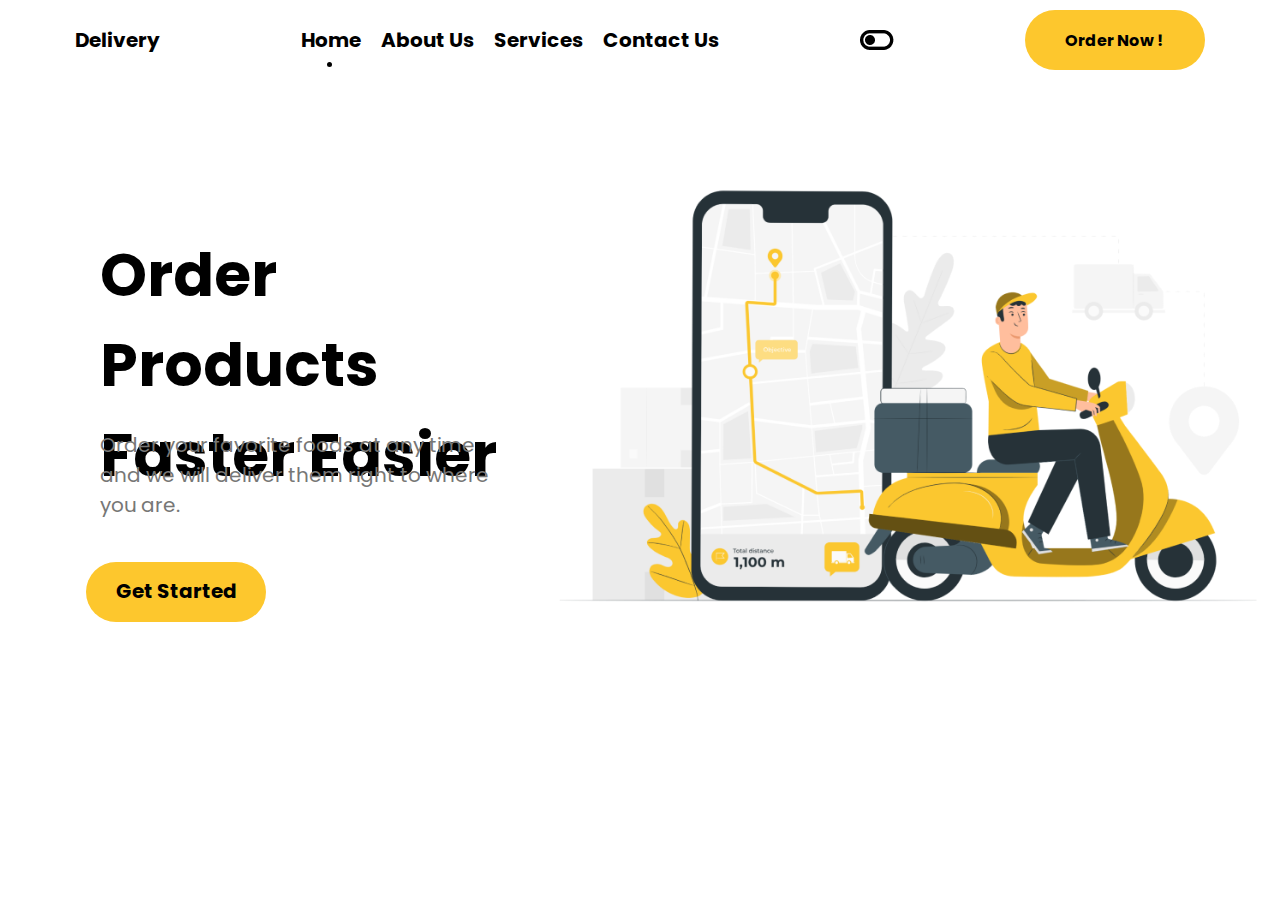
<file: index.html>
<!DOCTYPE html>
<html lang="en">
<head>
  <meta charset="UTF-8">
  <meta http-equiv="X-UA-Compatible" content="IE=edge">
  <meta name="viewport" content="width=device-width, initial-scale=1.0">

  <link rel="preconnect" href="https://fonts.googleapis.com">
<link rel="preconnect" href="https://fonts.gstatic.com" crossorigin>
<link href="https://fonts.googleapis.com/css2?family=Poppins:wght@400;500;600&display=swap" rel="stylesheet">

  <link rel="stylesheet" href="styles/styles.css">
  <title>Home</title>
</head>
<body>
  <header>
    <p class="logo">
      <a href="index.html">Delivery</a>
    </p>
    <nav>
      <ul>
        <li><a href="index.html" class="home">Home</a></li>
        <li><a href="secondpage.html">About Us</a></li>
        <li><a href="thirdpage.html">Services</a></li>
        <li><a href="forthpage.html">Contact Us</a></li>
      </ul>
    </nav>
    <div class="switch"></div>
    <div class="order-button">
      <p> Order Now </p>
    </div>
  </header>
  <main>
    <article>
      <div class="imagedec">
        <h2 class="headdec">
          Order Products
          Faster Easier
        </h2>
        <p class="description">
          Order your favorite foods at any time and we will deliver them right to where you are.
        </p>
      </div>
      <div class="image"></div>
    </article>
    <div class="button">
      <a href="thirdpage.html"><p>Get Started</p></a>
    </div>

  </main>
  <footer></footer>
</body>
</html>
</file>
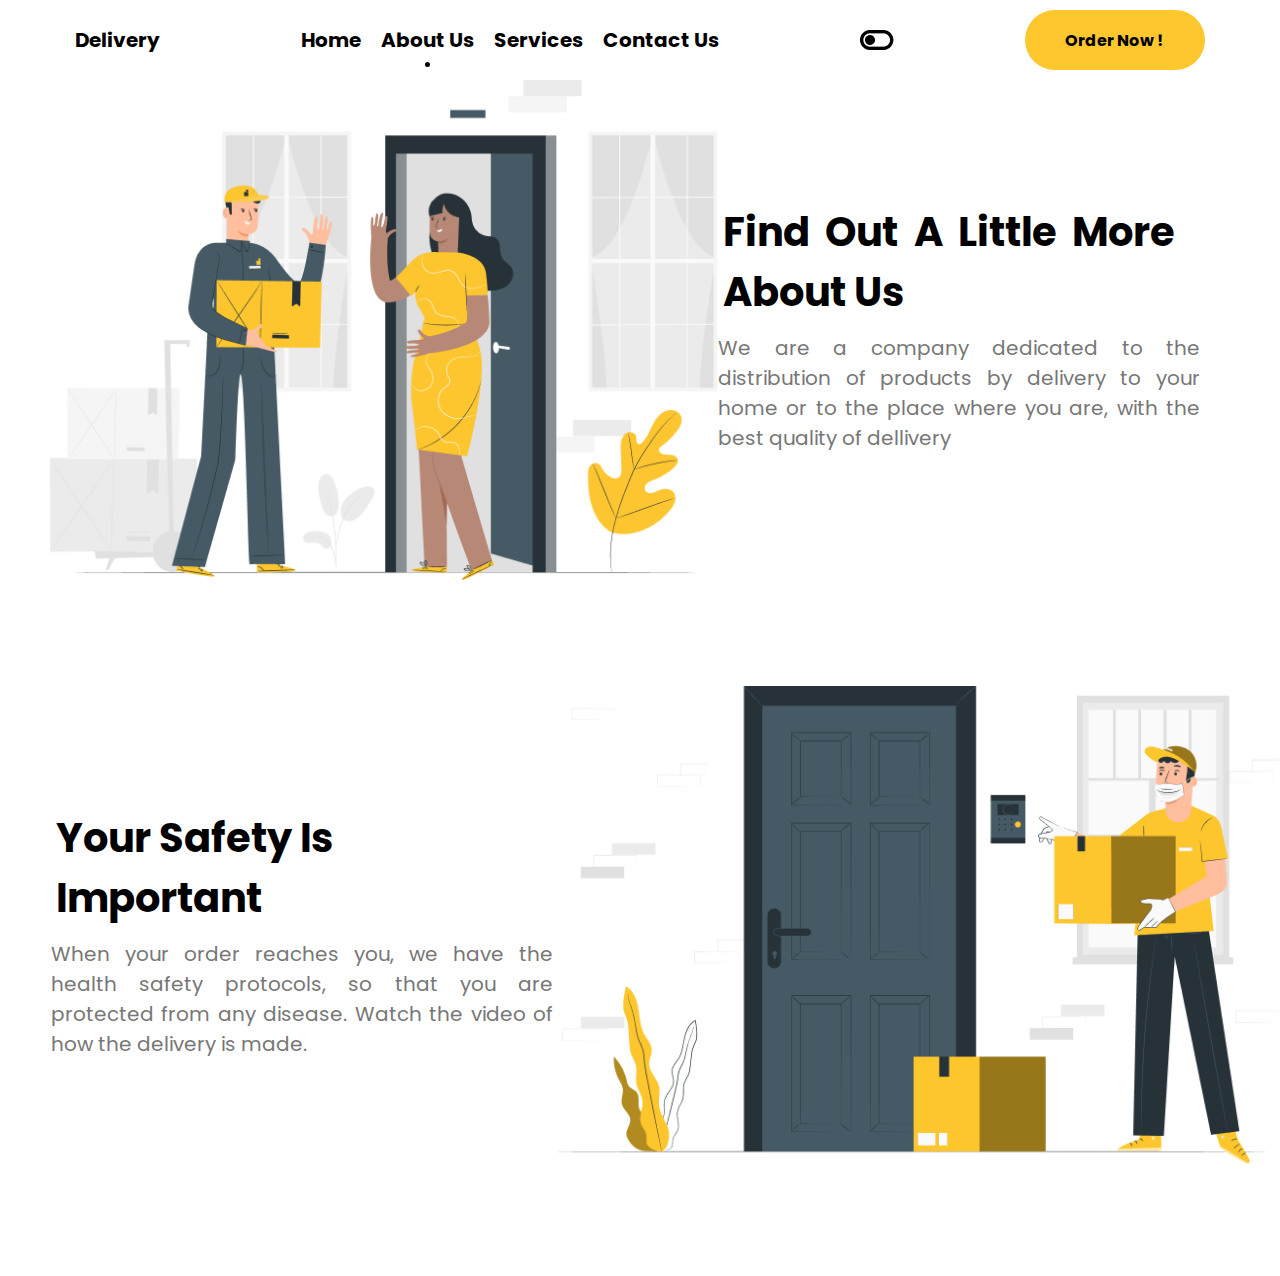
<file: secondpage.html>
<!DOCTYPE html>
<html lang="en">
<head>
  <meta charset="UTF-8">
  <meta http-equiv="X-UA-Compatible" content="IE=edge">
  <meta name="viewport" content="width=device-width, initial-scale=1.0">
  <link rel="stylesheet" href="styles/styles.css">

  <link rel="preconnect" href="https://fonts.googleapis.com">
  <link rel="preconnect" href="https://fonts.gstatic.com" crossorigin>
  <link href="https://fonts.googleapis.com/css2?family=Poppins:wght@400;500;600&display=swap" rel="stylesheet">

  <title>About Us</title>
</head>
<body>
  <header>
    <p class="logo">
      <a href="index.html">Delivery</a>
    </p>
    <nav>
      <ul>
        <li><a href="index.html">Home</a></li>
        <li><a href="secondpage.html" class="home1">About Us</a></li>
        <li><a href="thirdpage.html">Services</a></li>
        <li><a href="forthpage.html">Contact Us</a></li>
      </ul>
    </nav>
    <div class="switch"></div>
    <div class="order-button">
      <p> Order Now </p>
    </div>
  </header>
  <main>
    <article class="second">
      <div class="imagesecond"></div>
      <div class="imagedecsecond">
        <h2 class="headdecsecond">
          Find Out A Little More About Us
        </h2>
        <p class="descriptionsecond">
          We are a company dedicated to the distribution of products by delivery to your home or to the place where you are, with the best quality of dellivery
        </p>
        </article>

    <article class="secondarticle">
        <div class="secondimagedec">
          <h2 class="secondheaddec">
            Your Safety Is Important
          </h2>
            <p class="seconddescription">
              When your order reaches you, we have the health safety protocols, so that you are protected from any disease. Watch the video of how the delivery is made.            </p>
      </div>
          <div class="imagesecond1"></div>
    </article>
  </main>
  <footer></footer>
</body>
</html>
</file>
<file: styles/styles.css>
* {
  margin: 0;
  padding: 0;
  list-style-type: none;
  text-decoration: none;
  box-sizing: border-box;
  font-family: 'Poppins', sans-serif;
}

header {
  display: flex;
  justify-content: space-around;
  padding: 10px;
  align-items: center;
}

.logo a {
  font-size: 20px;
  color: #000000;
  font-weight: bolder;
}

header ul {
  display: flex;
  flex-wrap: wrap;
  justify-content: space-between;
  align-items: center;
  position: relative;
}

header ul a {
  padding: 5px 10px;
  font-size: 20px;
  font-weight: bold;
  color: #000000;
}

.home::before {
  content: "";
  width: 5px;
  height: 5px;
  background-color: #000000;
  position: absolute;
  bottom: -12px;
  left: 36px;
  border-radius: 5px;
}
.switch {
  width: 34px;
  height: 20px;
  background-image: url(../imgs/switch.png);
  background-repeat: no-repeat;
  background-size: 100%;
  cursor: pointer;
}

.order-button {
  width: 180px;
  height: 60px;
  background-color: #FDC72D;
  color: #000000;
  border-radius: 30px;
  cursor: pointer;
  transition: 0.7s;
}

.order-button p {
  text-align: center;
  margin-top: 18px;
  font-weight: bolder;
}

.order-button p::after {
  content: "!";
}

.order-button:hover {
  opacity: 0.6;
  box-shadow: 1px 1px 8px #000000;
}

article{
  width: 100%;
  display: flex;
  justify-content: space-around;
}

.imagedec {
  width: 466px;
  margin-top: 150px;
  margin-left: 100px;
}

article h2 {
  font-size: 60px;
  height: 170px;
}

article .imagedec p {
  font-size: 20px;
  color: #777776;
  width: 410px;
  padding-top: 30px;
}

.image {
  width: 800px;
  height: 722px;
  background-image: url(../imgs/Img.png);
  background-repeat: no-repeat;
  background-size: 100%;
}


.button {
  width: 180px;
  height: 60px;
  background-color: #FDC72D;
  border-radius: 30px;
  text-align: center;
  margin-top: -240px;
  margin-left: 86px;
  transition: 0.6s;
}

.button:hover{
  opacity: 0.6;
  box-shadow: 1px 1px 8px #000000;
}

.button p {
  font-size: 20px;
  font-weight: bolder;
  padding-top: 14px;
  cursor: pointer;
  display: block;
  width: 180px;
  height: 60px;
  color: #000000;
}

/* --------------------- Second Page Styles ---------- */


.home1::before {
  content: "";
  width: 5px;
  height: 5px;
  background-color: #000000;
  position: absolute;
  bottom: -12px;
  left: 134px;
  border-radius: 5px;
}

.second {
  width: 100%;
  display: flex;
  justify-content: space-around;
  margin-bottom: 100px;
  align-items: center;
}


.imagesecond {
  width: 676px;
  height: 506px;
  background-image: url(../imgs/Img2.png);
  background-repeat: no-repeat;
  background-size: 100%;
  position: relative;
  margin-left: 50px;
}

.imagedecsecond {
  width: 512px;
  height: 272px;
  text-align:justify;
  margin-right: 50px;
}



.second h2 , .secondheaddec {
  font-size: 40px;
  width: 462px;
  height: 136px;
  padding: 5px;
}

.descriptionsecond  {
  font-size: 20px;
  width: 512px;
  height: 104px;
  color: #777776;
  padding-right: 30px;
}

.secondarticle {
  margin-bottom: 100px;
  display: flex;
  align-items: center;
  flex-wrap: wrap;
  justify-content: space-around;
}

.imagesecond1 {
  width: 724px;
  height: 490px;
  background-image: url(../imgs/Img3.png);
  background-repeat: no-repeat;
  background-size: 100%;
  position: relative;
}

.secondimagedec {
  margin-left: 50px;
}

.seconddescription {
  font-size: 20px;
  color: #777776;
  width: 502px;
  text-align: justify;
}


/* ------------ Third Page ----------- */

.home3::before {
  content: "";
  width: 5px;
  height: 5px;
  background-color: #000000;
  position: absolute;
  bottom: -12px;
  left: 242px;
  border-radius: 5px;
}

.offer {
  font-size: 40px;
  display: block;
  font-weight: bolder;
  width: 380px;
  text-align: center;
  margin: 40px auto;
}

.maindiv{
  display: flex;
  justify-content: space-around;
  
}

.threebar {
  width: 380px;
  height: 380px;
  border-width: 1px;
  border-radius: 10px;
  box-shadow: 2px 2px 14px #afafaf;
  margin-bottom: 200px;
}

.threebar p {
  font-size: 20px;
  text-align: center;
  font-weight: bold;
  margin: 30px;
}

.surati .surati2 .surati3 .divphoto {
  background-repeat: no-repeat;
  background-size: 100%;
}

.surati {
  width: 202px;
  height: 122px;
  background-image: url(../imgs/barimg.png);
  margin: 30px auto;

}

.surati2 {
  width: 146px;
  height: 146px;
  background-image: url(../imgs/barimg2.png);
  margin: -14px auto;
}

.surati3 {
  width: 152px;
  height: 142px;
  background-image: url(../imgs/barimg3.png);
  margin: -10px auto;
}

.agwera p {
  font-size: 15px;
  color: #777776;
  text-align: center;
  width: 234px;
  margin: 30px auto;
}

.learnmore a {
  display: block;
  text-align: center;
  font-size: 15px;
  font-weight: bold;
  color: #000000;
  transition: 0.6s;
}

.learnmore a:hover {
  font-size: 22px;
}

.divsecond {
  display: flex;
  justify-content: space-around;
  margin-bottom: 100px;
}

.divphoto {
  width: 542px;
  height: 498px;
  background-image: url(../imgs/img4.png);

}

.divsatauri {
  width: 438px;
  font-size: 40px;
  font-weight: bold;
}

.divagwera {
  width: 510px;
  font-size: 20px;
  color: #777776;
  flex-wrap: wrap;
  margin: 40px 40px 0px 0px;
}

.twobuttons {
  display: flex;
  flex-wrap: wrap;
  margin-left: 700px;
  margin-top: -270px;
  margin-bottom: 300px;
}

.buttonone , .buttontwo {
  width: 204px;
  height: 62px;
  background-color: #FDC72D;
  border-radius: 30px;
  margin-left: 30px;
  transition: 0.6s;
}

.buttonone:hover , .buttontwo:hover {
  opacity: 0.7;
  box-shadow: 1px 1px 16px #FDC72D;
}

.twobuttons a {
  display: block;
  font-size: 20px;
  color: #000000;
  text-align: center;
  font-weight: bolder;
  margin-top: 16px;
  width: 204px;
  height: 62px;
}

.fa-apple {
  font-size: 26px;
  margin-right: 6px;
  transition: 0.6s;
}

.fa-google-play {
  margin-right: 6px;
  transition: 0.6s;
}


/* ----------- Forth Page ------------ */


.home4::before {
  content: "";
  width: 5px;
  height: 5px;
  background-color: #000000;
  position: absolute;
  bottom: -12px;
  left: 360px;
  border-radius: 5px;
}

.forthdec {
  display: flex;
  width: 100%;
  justify-content: space-evenly;
  align-items: center;
  margin-top: 100px;
  margin-bottom: 100px;
}


.headerp {
  font-size: 40px;
  font-weight: bold;
  width: 352px;
  margin-bottom: 66px;
}

.secondp {
  font-size: 20px;
  color: #777776;
  width: 506px;
}

.contact p {
  font-size: 20px;
  font-weight: bold;
  padding: 15px 30px;
}

.number , .mail , .adress {
  color: #777776;
}

.contact-button {
  width: 180px;
  height: 60px;
  background-color: #FDC72D;
  border-radius: 30px;
  cursor: pointer;
  transition: 0.7s;
}

.contact-button a {
  text-align: center;
  margin-top: 18px;
  font-weight: bolder;
  display: block;
  color: #000000;
}

.contact-button:hover {
  opacity: 0.6;
  box-shadow: 1px 1px 8px #000000;
}

.footer {
  width: 100%;
  height: 450px;
  background-color: #FEE395;
  display: flex;
  flex-wrap: wrap;
  justify-content: space-evenly;
  align-items:flex-start;
}

.sataurebi {
  font-size: 20px;
  font-weight: bold;
  margin-bottom: 22px;
  margin-top: 92px;
}

.footer p {
  font-size: 15px;
  color: #777776;
  cursor: pointer;
  padding-top: 8px;
  font-weight: bold;
}

.icons {
  width: 16%;
}

.vec{
  font-size: 26px;
  margin-top: 84px;
  cursor: pointer;
}

.rights {
  margin-top: 50px;
}
</file>
